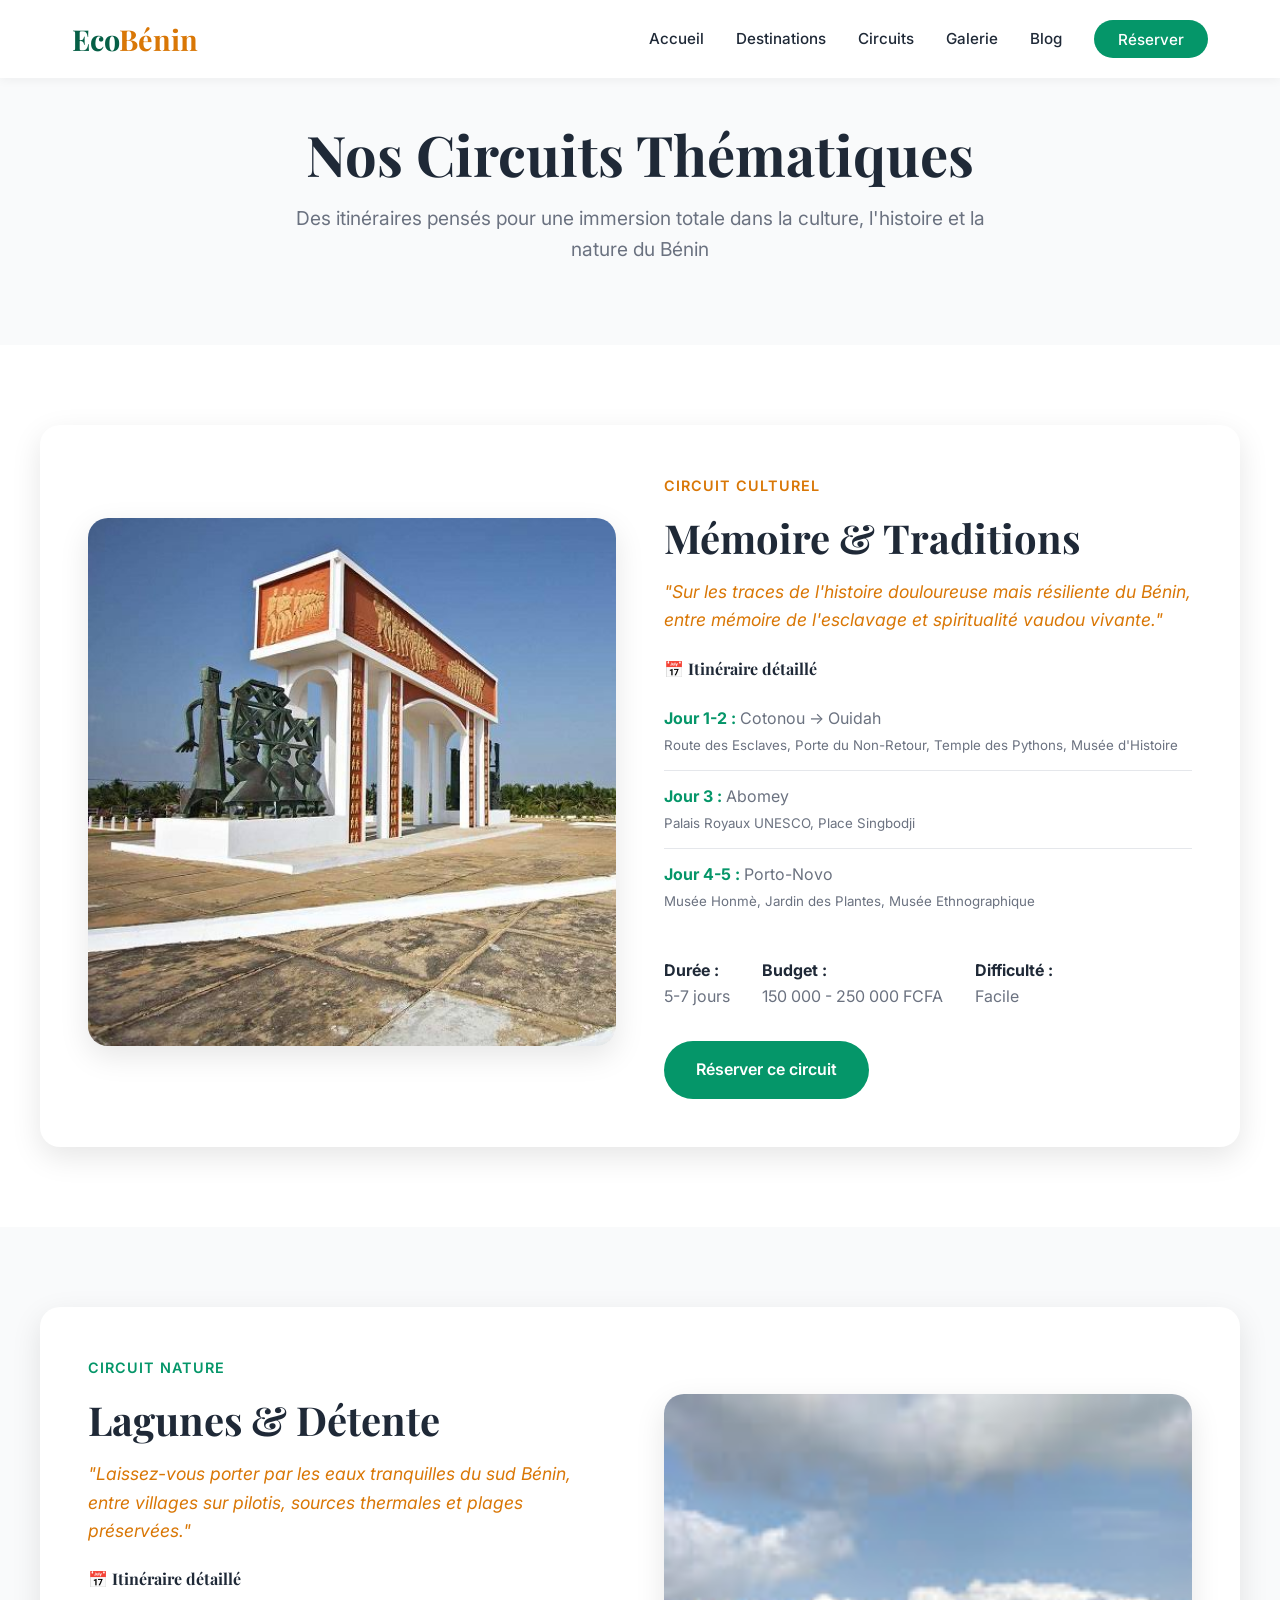
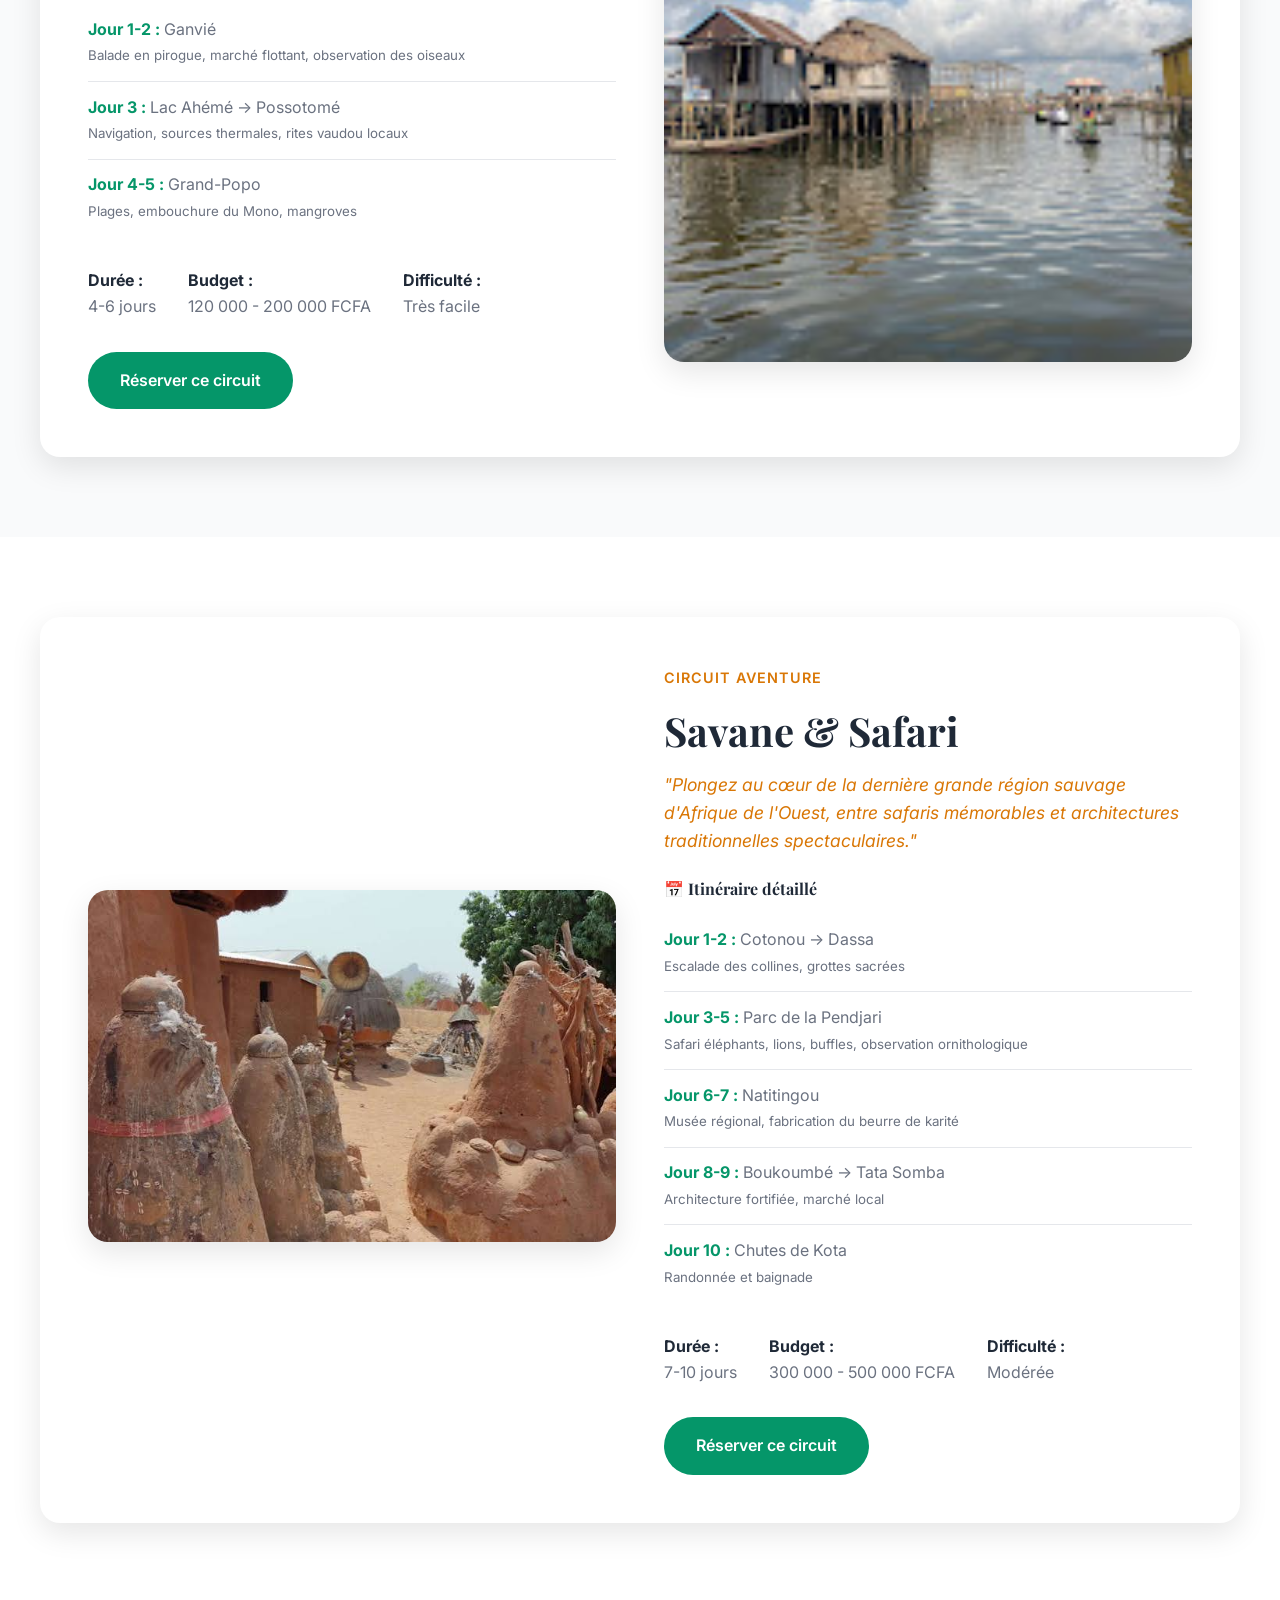
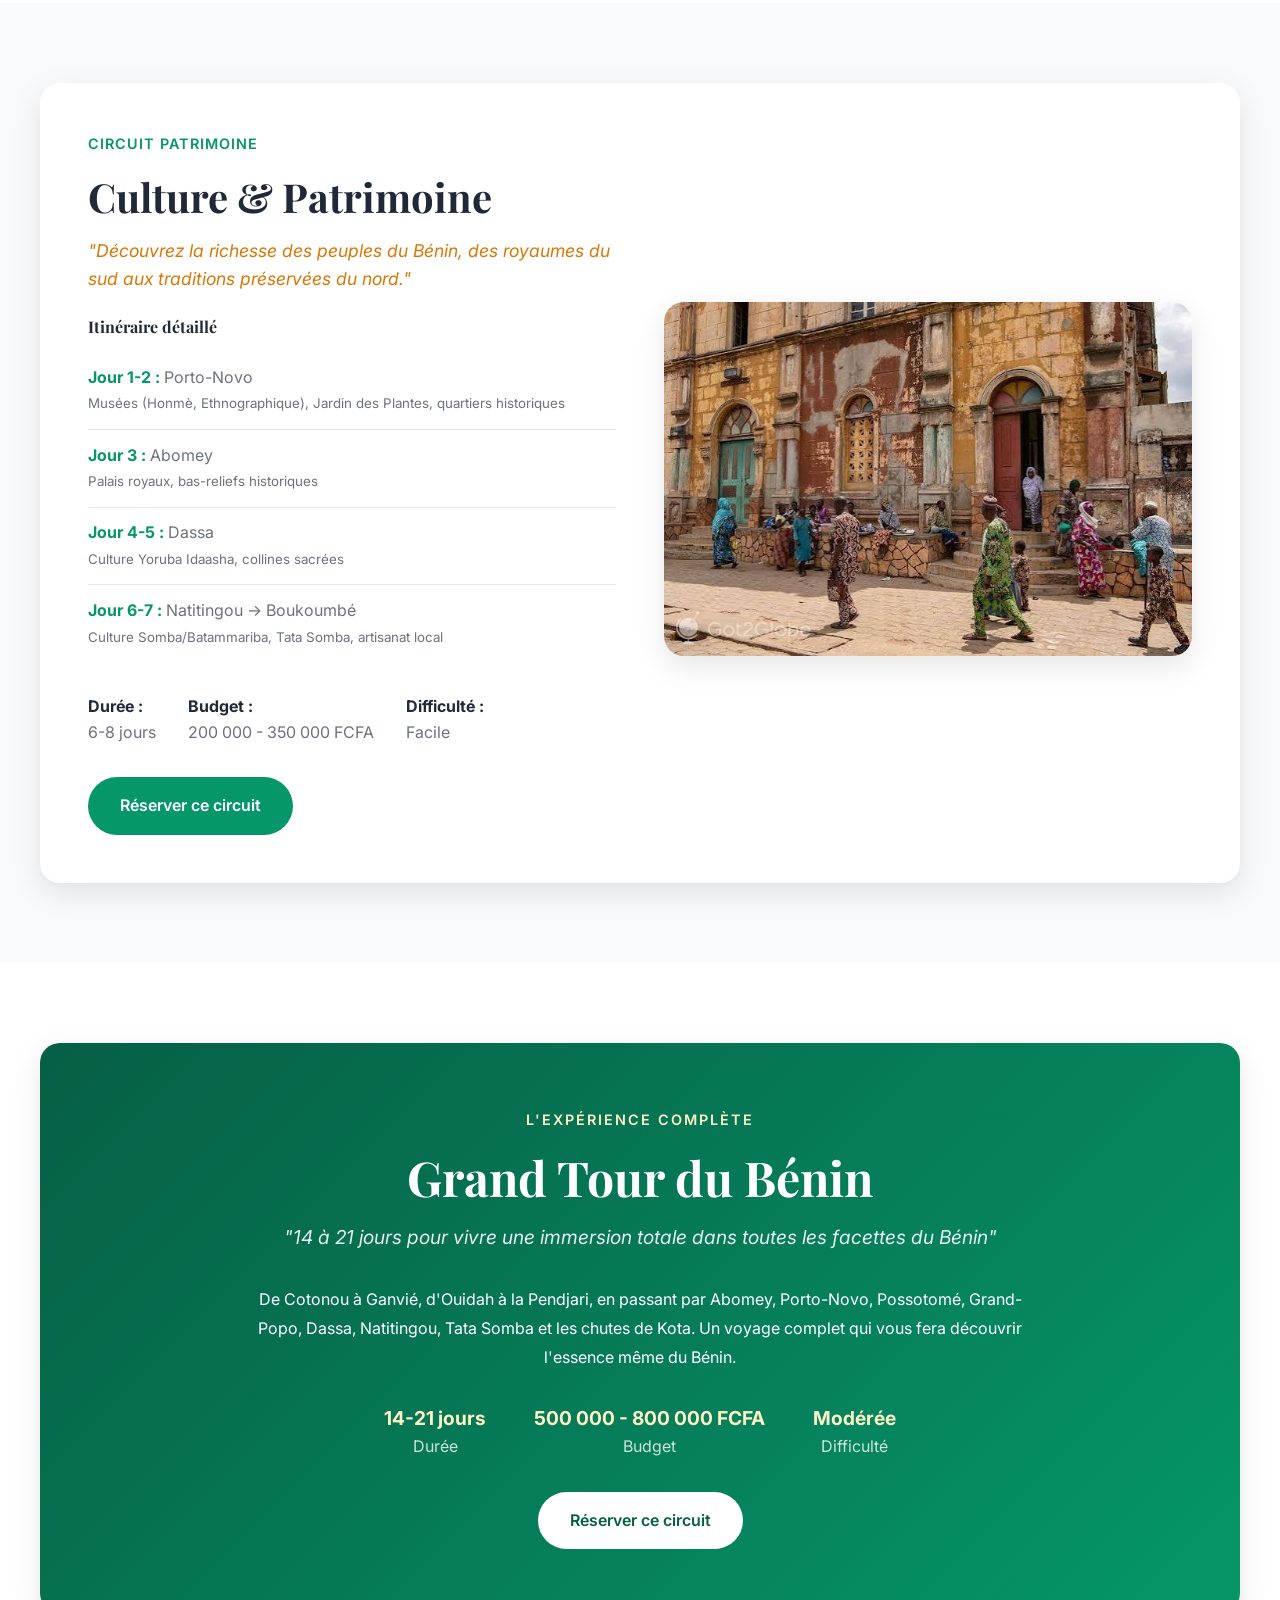
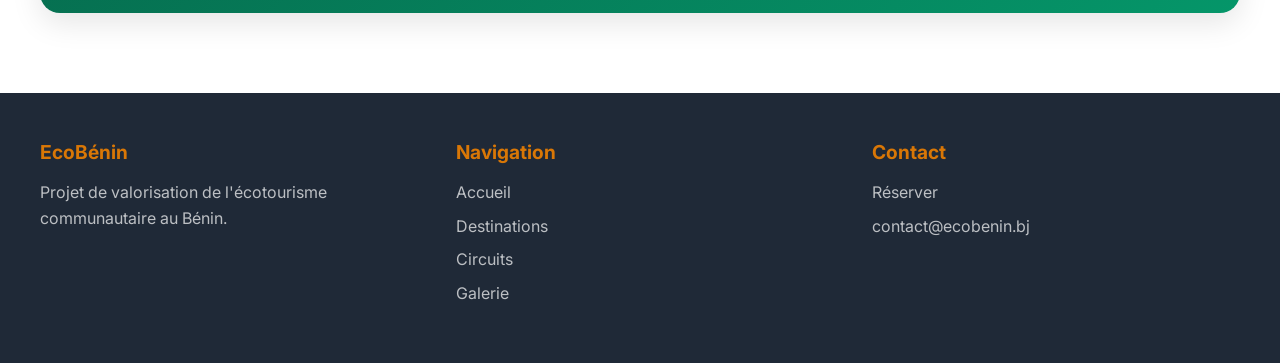
<file: circuits.html>
<!DOCTYPE html>
<html lang="fr">
<head>
    <meta charset="UTF-8">
    <meta name="viewport" content="width=device-width, initial-scale=1.0">
    <title>Circuits Thématiques - EcoBénin</title>
    <link rel="stylesheet" href="css/style.css">
    <link href="https://fonts.googleapis.com/css2?family=Playfair+Display:ital,wght@0,400;0,700;1,400&family=Inter:wght@300;400;600&display=swap" rel="stylesheet">
</head>
<body>
    <!-- Navigation -->
    <nav class="navbar">
        <div class="nav-container">
            <a href="index.html" class="logo">Eco<span>Bénin</span></a>
            <ul class="nav-links">
                <li><a href="index.html">Accueil</a></li>
                <li><a href="destinations.html">Destinations</a></li>
                <li><a href="circuits.html">Circuits</a></li>
                <li><a href="galerie.html">Galerie</a></li>
                <li><a href="blog.html">Blog</a></li>
                <li><a href="contact.html" class="nav-cta">Réserver</a></li>
            </ul>
            <div class="burger">
                <span></span>
                <span></span>
                <span></span>
            </div>
        </div>
    </nav>

    <!-- Header Page -->
    <section style="padding-top: 120px; background: var(--gray-light);">
        <div class="container" style="text-align: center;">
            <h1 style="font-size: 3.5rem; margin-bottom: 1rem;">Nos Circuits Thématiques</h1>
            <p style="font-size: 1.2rem; color: var(--gray-medium); max-width: 700px; margin: 0 auto;">
                Des itinéraires pensés pour une immersion totale dans la culture, l'histoire et la nature du Bénin
            </p>
        </div>
    </section>

    <!-- Circuit 1 : Mémoire & Traditions -->
    <section>
        <div class="container">
            <div class="circuit-card fade-in" style="display: grid; grid-template-columns: 1fr 1fr; gap: 3rem; align-items: center; padding: 3rem;">
                <div>
                    <img src="img/sites/ouidah/4.jpg" alt="Circuit Mémoire" style="width: 100%; border-radius: 20px; box-shadow: var(--shadow);">
                </div>
                <div>
                    <span style="color: var(--terre); font-weight: 600; font-size: 0.9rem; text-transform: uppercase; letter-spacing: 1px;">Circuit Culturel</span>
                    <h2 style="font-size: 2.5rem; margin: 1rem 0;">Mémoire & Traditions</h2>
                    <p style="font-style: italic; color: var(--terre); margin-bottom: 1.5rem; font-size: 1.1rem;">"Sur les traces de l'histoire douloureuse mais résiliente du Bénin, entre mémoire de l'esclavage et spiritualité vaudou vivante."</p>
                    
                    <div style="margin-bottom: 2rem;">
                        <h4 style="margin-bottom: 1rem; color: var(--gray-dark);">📅 Itinéraire détaillé</h4>
                        <ul style="list-style: none; color: var(--gray-medium);">
                            <li style="padding: 0.8rem 0; border-bottom: 1px solid #e5e7eb;">
                                <strong style="color: var(--eco-green);">Jour 1-2 :</strong> Cotonou → Ouidah<br>
                                <small>Route des Esclaves, Porte du Non-Retour, Temple des Pythons, Musée d'Histoire</small>
                            </li>
                            <li style="padding: 0.8rem 0; border-bottom: 1px solid #e5e7eb;">
                                <strong style="color: var(--eco-green);">Jour 3 :</strong> Abomey<br>
                                <small>Palais Royaux UNESCO, Place Singbodji</small>
                            </li>
                            <li style="padding: 0.8rem 0;">
                                <strong style="color: var(--eco-green);">Jour 4-5 :</strong> Porto-Novo<br>
                                <small>Musée Honmè, Jardin des Plantes, Musée Ethnographique</small>
                            </li>
                        </ul>
                    </div>

                    <div style="display: flex; gap: 2rem; margin-bottom: 2rem; flex-wrap: wrap;">
                        <div>
                            <strong style="color: var(--gray-dark);">Durée :</strong>
                            <p style="color: var(--gray-medium);">5-7 jours</p>
                        </div>
                        <div>
                            <strong style="color: var(--gray-dark);">Budget :</strong>
                            <p style="color: var(--gray-medium);">150 000 - 250 000 FCFA</p>
                        </div>
                        <div>
                            <strong style="color: var(--gray-dark);">Difficulté :</strong>
                            <p style="color: var(--gray-medium);">Facile</p>
                        </div>
                    </div>

                    <a href="contact.html" class="btn" style="background: var(--eco-green); color: white; display: inline-block;">Réserver ce circuit</a>
                </div>
            </div>
        </div>
    </section>

    <!-- Circuit 2 : Lagunes & Détente -->
    <section style="background: var(--gray-light);">
        <div class="container">
            <div class="circuit-card fade-in" style="display: grid; grid-template-columns: 1fr 1fr; gap: 3rem; align-items: center; padding: 3rem;">
                <div style="order: 2;">
                    <img src="img/sites/ganvie/4.jpg" alt="Circuit Lagunes" style="width: 100%; border-radius: 20px; box-shadow: var(--shadow);">
                </div>
                <div style="order: 1;">
                    <span style="color: var(--eco-green); font-weight: 600; font-size: 0.9rem; text-transform: uppercase; letter-spacing: 1px;">Circuit Nature</span>
                    <h2 style="font-size: 2.5rem; margin: 1rem 0;">Lagunes & Détente</h2>
                    <p style="font-style: italic; color: var(--terre); margin-bottom: 1.5rem; font-size: 1.1rem;">"Laissez-vous porter par les eaux tranquilles du sud Bénin, entre villages sur pilotis, sources thermales et plages préservées."</p>
                    
                    <div style="margin-bottom: 2rem;">
                        <h4 style="margin-bottom: 1rem; color: var(--gray-dark);">📅 Itinéraire détaillé</h4>
                        <ul style="list-style: none; color: var(--gray-medium);">
                            <li style="padding: 0.8rem 0; border-bottom: 1px solid #e5e7eb;">
                                <strong style="color: var(--eco-green);">Jour 1-2 :</strong> Ganvié<br>
                                <small>Balade en pirogue, marché flottant, observation des oiseaux</small>
                            </li>
                            <li style="padding: 0.8rem 0; border-bottom: 1px solid #e5e7eb;">
                                <strong style="color: var(--eco-green);">Jour 3 :</strong> Lac Ahémé → Possotomé<br>
                                <small>Navigation, sources thermales, rites vaudou locaux</small>
                            </li>
                            <li style="padding: 0.8rem 0;">
                                <strong style="color: var(--eco-green);">Jour 4-5 :</strong> Grand-Popo<br>
                                <small>Plages, embouchure du Mono, mangroves</small>
                            </li>
                        </ul>
                    </div>

                    <div style="display: flex; gap: 2rem; margin-bottom: 2rem; flex-wrap: wrap;">
                        <div>
                            <strong style="color: var(--gray-dark);">Durée :</strong>
                            <p style="color: var(--gray-medium);">4-6 jours</p>
                        </div>
                        <div>
                            <strong style="color: var(--gray-dark);">Budget :</strong>
                            <p style="color: var(--gray-medium);">120 000 - 200 000 FCFA</p>
                        </div>
                        <div>
                            <strong style="color: var(--gray-dark);">Difficulté :</strong>
                            <p style="color: var(--gray-medium);">Très facile</p>
                        </div>
                    </div>

                    <a href="contact.html" class="btn" style="background: var(--eco-green); color: white; display: inline-block;">Réserver ce circuit</a>
                </div>
            </div>
        </div>
    </section>

    <!-- Circuit 3 : Savane & Safari -->
    <section>
        <div class="container">
            <div class="circuit-card fade-in" style="display: grid; grid-template-columns: 1fr 1fr; gap: 3rem; align-items: center; padding: 3rem;">
                <div>
                    <img src="img/sites/tata-somba/3.jpg" alt="Circuit Safari" style="width: 100%; border-radius: 20px; box-shadow: var(--shadow);">
                </div>
                <div>
                    <span style="color: var(--terre); font-weight: 600; font-size: 0.9rem; text-transform: uppercase; letter-spacing: 1px;">Circuit Aventure</span>
                    <h2 style="font-size: 2.5rem; margin: 1rem 0;">Savane & Safari</h2>
                    <p style="font-style: italic; color: var(--terre); margin-bottom: 1.5rem; font-size: 1.1rem;">"Plongez au cœur de la dernière grande région sauvage d'Afrique de l'Ouest, entre safaris mémorables et architectures traditionnelles spectaculaires."</p>
                    
                    <div style="margin-bottom: 2rem;">
                        <h4 style="margin-bottom: 1rem; color: var(--gray-dark);">📅 Itinéraire détaillé</h4>
                        <ul style="list-style: none; color: var(--gray-medium);">
                            <li style="padding: 0.8rem 0; border-bottom: 1px solid #e5e7eb;">
                                <strong style="color: var(--eco-green);">Jour 1-2 :</strong> Cotonou → Dassa<br>
                                <small>Escalade des collines, grottes sacrées</small>
                            </li>
                            <li style="padding: 0.8rem 0; border-bottom: 1px solid #e5e7eb;">
                                <strong style="color: var(--eco-green);">Jour 3-5 :</strong> Parc de la Pendjari<br>
                                <small>Safari éléphants, lions, buffles, observation ornithologique</small>
                            </li>
                            <li style="padding: 0.8rem 0; border-bottom: 1px solid #e5e7eb;">
                                <strong style="color: var(--eco-green);">Jour 6-7 :</strong> Natitingou<br>
                                <small>Musée régional, fabrication du beurre de karité</small>
                            </li>
                            <li style="padding: 0.8rem 0; border-bottom: 1px solid #e5e7eb;">
                                <strong style="color: var(--eco-green);">Jour 8-9 :</strong> Boukoumbé → Tata Somba<br>
                                <small>Architecture fortifiée, marché local</small>
                            </li>
                            <li style="padding: 0.8rem 0;">
                                <strong style="color: var(--eco-green);">Jour 10 :</strong> Chutes de Kota<br>
                                <small>Randonnée et baignade</small>
                            </li>
                        </ul>
                    </div>

                    <div style="display: flex; gap: 2rem; margin-bottom: 2rem; flex-wrap: wrap;">
                        <div>
                            <strong style="color: var(--gray-dark);">Durée :</strong>
                            <p style="color: var(--gray-medium);">7-10 jours</p>
                        </div>
                        <div>
                            <strong style="color: var(--gray-dark);">Budget :</strong>
                            <p style="color: var(--gray-medium);">300 000 - 500 000 FCFA</p>
                        </div>
                        <div>
                            <strong style="color: var(--gray-dark);">Difficulté :</strong>
                            <p style="color: var(--gray-medium);">Modérée</p>
                        </div>
                    </div>

                    <a href="contact.html" class="btn" style="background: var(--eco-green); color: white; display: inline-block;">Réserver ce circuit</a>
                </div>
            </div>
        </div>
    </section>

    <!-- Circuit 4 : Culture & Patrimoine -->
    <section style="background: var(--gray-light);">
        <div class="container">
            <div class="circuit-card fade-in" style="display: grid; grid-template-columns: 1fr 1fr; gap: 3rem; align-items: center; padding: 3rem;">
                <div style="order: 2;">
                    <img src="img/sites/porto-novo/2.jpg" alt="Circuit Culture" style="width: 100%; border-radius: 20px; box-shadow: var(--shadow);">
                </div>
                <div style="order: 1;">
                    <span style="color: var(--eco-green); font-weight: 600; font-size: 0.9rem; text-transform: uppercase; letter-spacing: 1px;">Circuit Patrimoine</span>
                    <h2 style="font-size: 2.5rem; margin: 1rem 0;">Culture & Patrimoine</h2>
                    <p style="font-style: italic; color: var(--terre); margin-bottom: 1.5rem; font-size: 1.1rem;">"Découvrez la richesse des peuples du Bénin, des royaumes du sud aux traditions préservées du nord."</p>
                    
                    <div style="margin-bottom: 2rem;">
                        <h4 style="margin-bottom: 1rem; color: var(--gray-dark);"> Itinéraire détaillé</h4>
                        <ul style="list-style: none; color: var(--gray-medium);">
                            <li style="padding: 0.8rem 0; border-bottom: 1px solid #e5e7eb;">
                                <strong style="color: var(--eco-green);">Jour 1-2 :</strong> Porto-Novo<br>
                                <small>Musées (Honmè, Ethnographique), Jardin des Plantes, quartiers historiques</small>
                            </li>
                            <li style="padding: 0.8rem 0; border-bottom: 1px solid #e5e7eb;">
                                <strong style="color: var(--eco-green);">Jour 3 :</strong> Abomey<br>
                                <small>Palais royaux, bas-reliefs historiques</small>
                            </li>
                            <li style="padding: 0.8rem 0; border-bottom: 1px solid #e5e7eb;">
                                <strong style="color: var(--eco-green);">Jour 4-5 :</strong> Dassa<br>
                                <small>Culture Yoruba Idaasha, collines sacrées</small>
                            </li>
                            <li style="padding: 0.8rem 0;">
                                <strong style="color: var(--eco-green);">Jour 6-7 :</strong> Natitingou → Boukoumbé<br>
                                <small>Culture Somba/Batammariba, Tata Somba, artisanat local</small>
                            </li>
                        </ul>
                    </div>

                    <div style="display: flex; gap: 2rem; margin-bottom: 2rem; flex-wrap: wrap;">
                        <div>
                            <strong style="color: var(--gray-dark);">Durée :</strong>
                            <p style="color: var(--gray-medium);">6-8 jours</p>
                        </div>
                        <div>
                            <strong style="color: var(--gray-dark);">Budget :</strong>
                            <p style="color: var(--gray-medium);">200 000 - 350 000 FCFA</p>
                        </div>
                        <div>
                            <strong style="color: var(--gray-dark);">Difficulté :</strong>
                            <p style="color: var(--gray-medium);">Facile</p>
                        </div>
                    </div>

                    <a href="contact.html" class="btn" style="background: var(--eco-green); color: white; display: inline-block;">Réserver ce circuit</a>
                </div>
            </div>
        </div>
    </section>

    <!-- Circuit 5 : Grand Tour -->
    <section>
        <div class="container">
            <div class="circuit-card fade-in" style="background: linear-gradient(135deg, var(--eco-dark), var(--eco-green)); color: white; padding: 4rem; border-radius: 20px; text-align: center;">
                <span style="color: var(--terre-light); font-weight: 600; font-size: 0.9rem; text-transform: uppercase; letter-spacing: 2px;">L'expérience complète</span>
                <h2 style="font-size: 3rem; margin: 1rem 0; color: white;">Grand Tour du Bénin</h2>
                <p style="font-style: italic; color: rgba(255,255,255,0.9); margin-bottom: 2rem; font-size: 1.2rem;">"14 à 21 jours pour vivre une immersion totale dans toutes les facettes du Bénin"</p>
                
                <div style="max-width: 800px; margin: 0 auto 2rem;">
                    <p style="line-height: 1.8; margin-bottom: 1.5rem;">
                        De Cotonou à Ganvié, d'Ouidah à la Pendjari, en passant par Abomey, Porto-Novo, Possotomé, Grand-Popo, Dassa, Natitingou, Tata Somba et les chutes de Kota. 
                        Un voyage complet qui vous fera découvrir l'essence même du Bénin.
                    </p>
                </div>

                <div style="display: flex; gap: 3rem; justify-content: center; margin-bottom: 2rem; flex-wrap: wrap;">
                    <div>
                        <strong style="color: var(--terre-light); font-size: 1.2rem;">14-21 jours</strong>
                        <p style="color: rgba(255,255,255,0.8);">Durée</p>
                    </div>
                    <div>
                        <strong style="color: var(--terre-light); font-size: 1.2rem;">500 000 - 800 000 FCFA</strong>
                        <p style="color: rgba(255,255,255,0.8);">Budget</p>
                    </div>
                    <div>
                        <strong style="color: var(--terre-light); font-size: 1.2rem;">Modérée</strong>
                        <p style="color: rgba(255,255,255,0.8);">Difficulté</p>
                    </div>
                </div>

                <a href="contact.html" class="btn" style="background: white; color: var(--eco-dark); display: inline-block;">Réserver ce circuit</a>
            </div>
        </div>
    </section>

    <!-- Footer -->
    <footer>
        <div class="container">
            <div class="footer-grid">
                <div class="footer-col">
                    <h4>EcoBénin</h4>
                    <p style="color: rgba(255,255,255,0.7); line-height: 1.6;">Projet de valorisation de l'écotourisme communautaire au Bénin.</p>
                </div>
                <div class="footer-col">
                    <h4>Navigation</h4>
                    <ul>
                        <li><a href="index.html">Accueil</a></li>
                        <li><a href="destinations.html">Destinations</a></li>
                        <li><a href="circuits.html">Circuits</a></li>
                        <li><a href="galerie.html">Galerie</a></li>
                    </ul>
                </div>
                <div class="footer-col">
                    <h4>Contact</h4>
                    <ul>
                        <li><a href="contact.html">Réserver</a></li>
                        <li><a href="mailto:contact@ecobenin.bj">contact@ecobenin.bj</a></li>
                    </ul>
                </div>
            </div>
            
        </div>
    </footer>

    <script src="js/script.js"></script>
</body>
</html>
</file>
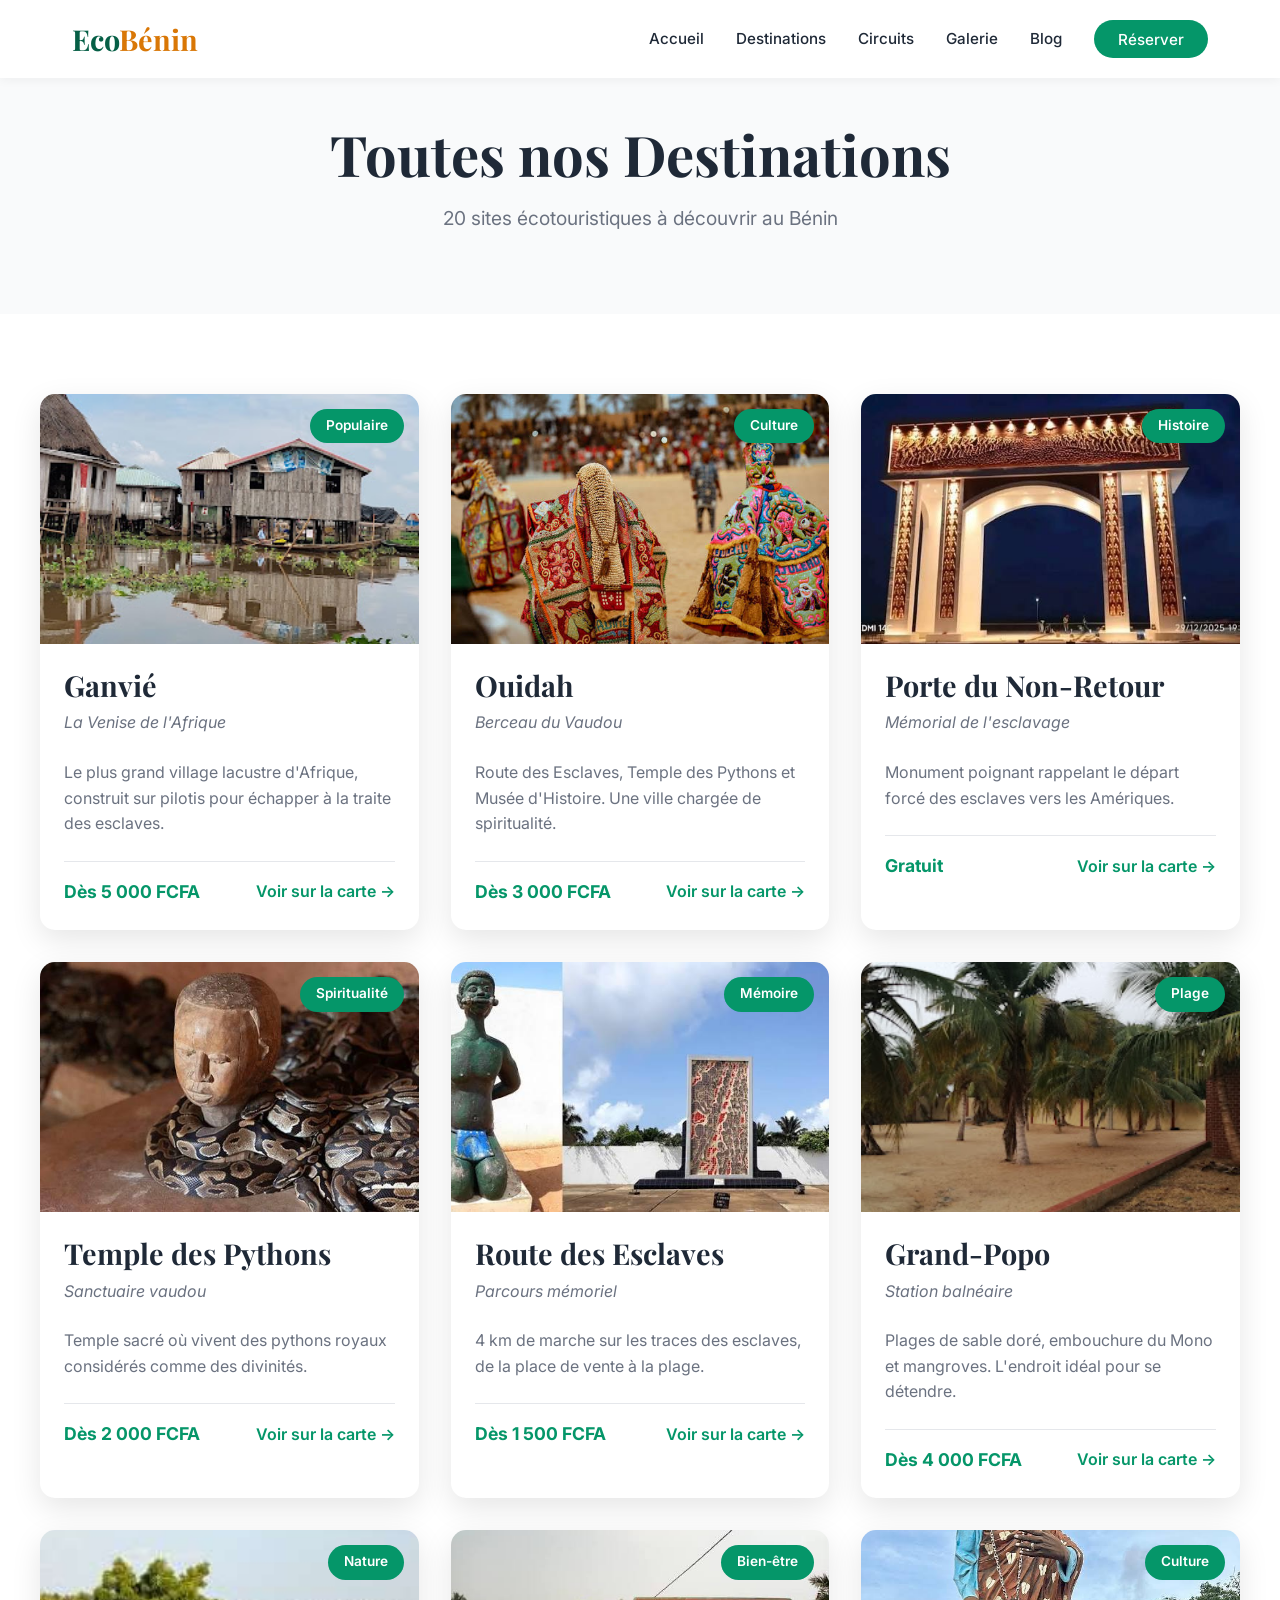
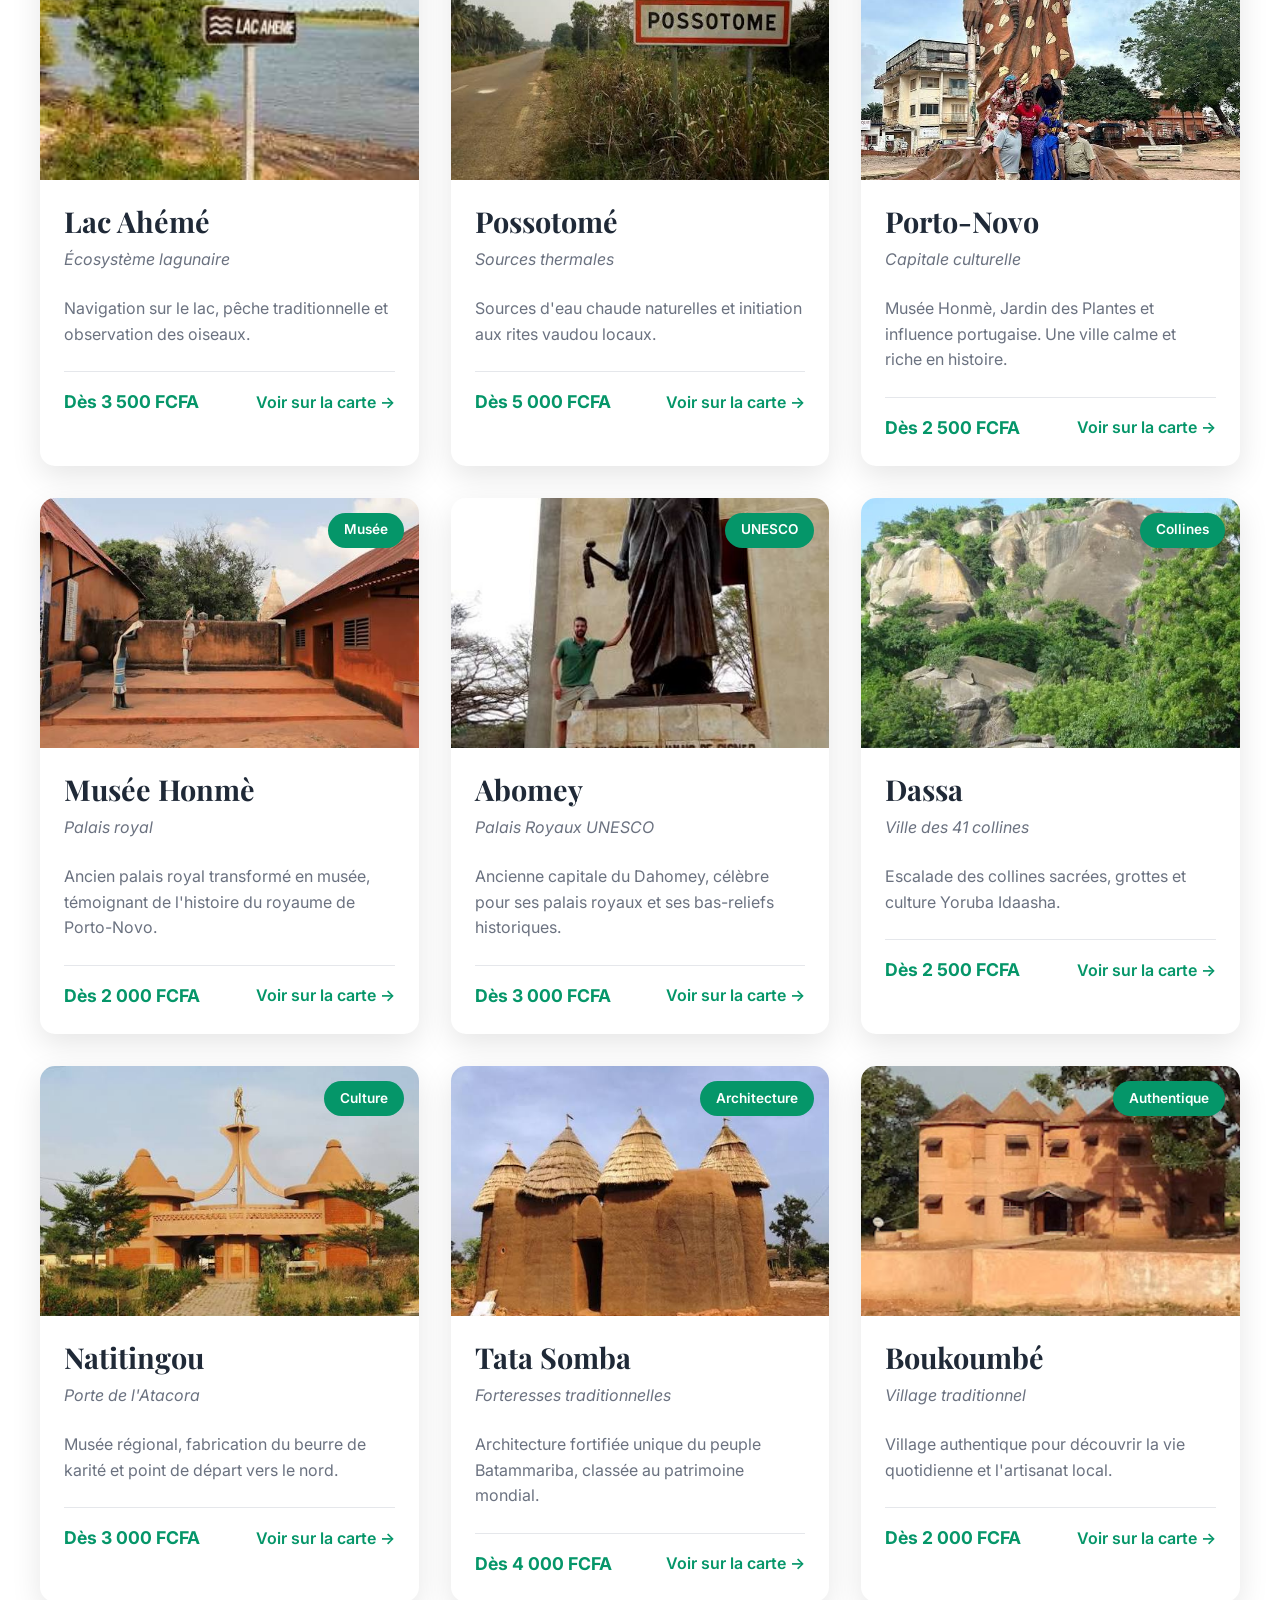
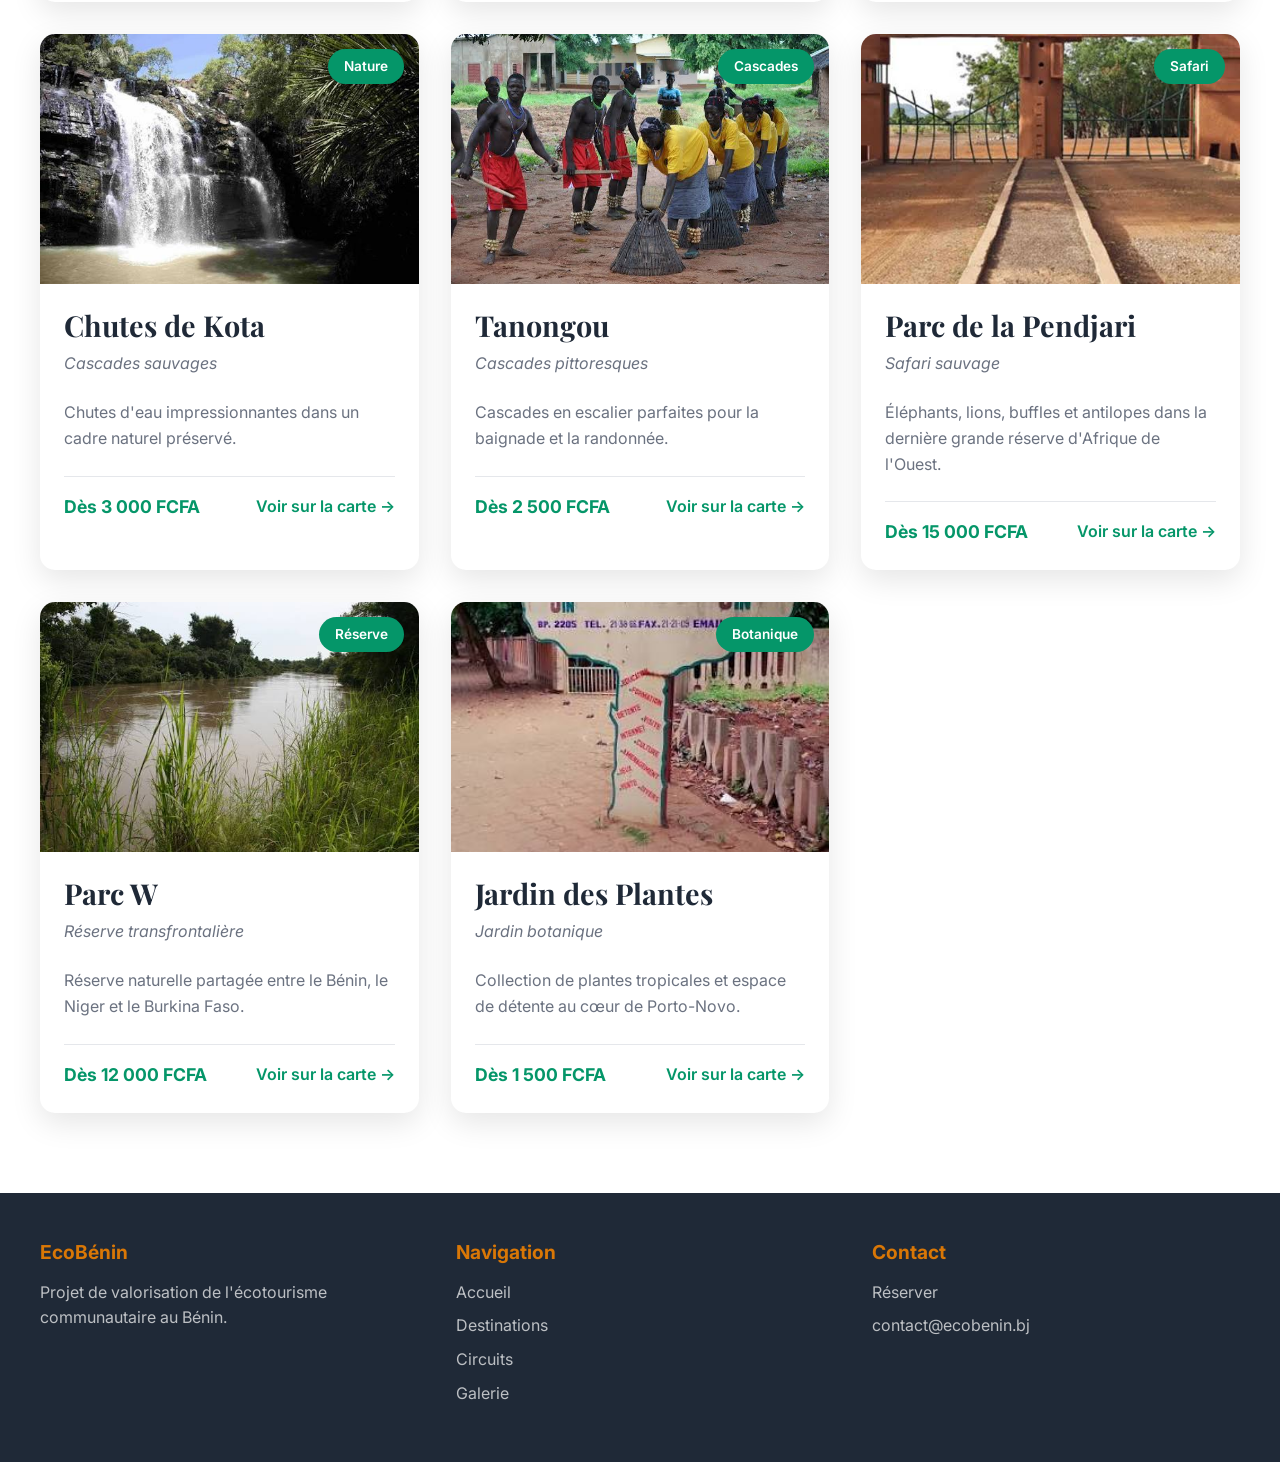
<file: destinations.html>
<!DOCTYPE html>
<html lang="fr">
<head>
    <meta charset="UTF-8">
    <meta name="viewport" content="width=device-width, initial-scale=1.0">
    <title>Destinations - EcoBénin</title>
    <link rel="stylesheet" href="css/style.css">
    <link href="https://fonts.googleapis.com/css2?family=Playfair+Display:ital,wght@0,400;0,700;1,400&family=Inter:wght@300;400;600&display=swap" rel="stylesheet">
</head>
<body>
    <!-- Navigation -->
    <nav class="navbar">
        <div class="nav-container">
            <a href="index.html" class="logo">Eco<span>Bénin</span></a>
            <ul class="nav-links">
                <li><a href="index.html">Accueil</a></li>
                <li><a href="destinations.html">Destinations</a></li>
                <li><a href="circuits.html">Circuits</a></li>
                <li><a href="galerie.html">Galerie</a></li>
                <li><a href="blog.html">Blog</a></li>
                <li><a href="contact.html" class="nav-cta">Réserver</a></li>
            </ul>
            <div class="burger">
                <span></span>
                <span></span>
                <span></span>
            </div>
        </div>
    </nav>

    <!-- Header Page -->
    <section style="padding-top: 120px; background: var(--gray-light);">
        <div class="container" style="text-align: center;">
            <h1 style="font-size: 3.5rem; margin-bottom: 1rem;">Toutes nos Destinations</h1>
            <p style="font-size: 1.2rem; color: var(--gray-medium);">20 sites écotouristiques à découvrir au Bénin</p>
        </div>
    </section>

    <!-- Destinations Grid -->
    <section>
        <div class="container">
            <div class="destinations-grid">
                
                <!-- 1. Ganvié -->
                <div class="destination-card fade-in">
                    <div class="destination-image">
                        <img src="img/sites/ganvie/1.jpg" alt="Ganvié">
                        <span class="destination-badge">Populaire</span>
                    </div>
                    <div class="destination-content">
                        <h3>Ganvié</h3>
                        <p class="destination-tagline">La Venise de l'Afrique</p>
                        <p>Le plus grand village lacustre d'Afrique, construit sur pilotis pour échapper à la traite des esclaves.</p>
                        <div class="destination-meta">
                            <span class="destination-price">Dès 5 000 FCFA</span>
                            <a href="https://www.google.com/maps/search/?api=1&query=Ganvié+Bénin" class="destination-link" target="_blank">Voir sur la carte →</a>
                        </div>
                    </div>
                </div>

                <!-- 2. Ouidah -->
                <div class="destination-card fade-in">
                    <div class="destination-image">
                        <img src="img/sites/ouidah/1.jpg" alt="Ouidah">
                        <span class="destination-badge">Culture</span>
                    </div>
                    <div class="destination-content">
                        <h3>Ouidah</h3>
                        <p class="destination-tagline">Berceau du Vaudou</p>
                        <p>Route des Esclaves, Temple des Pythons et Musée d'Histoire. Une ville chargée de spiritualité.</p>
                        <div class="destination-meta">
                            <span class="destination-price">Dès 3 000 FCFA</span>
                            <a href="https://www.google.com/maps/search/?api=1&query=Ouidah+Bénin" class="destination-link" target="_blank">Voir sur la carte →</a>
                        </div>
                    </div>
                </div>

                <!-- 3. Porte du Non-Retour -->
                <div class="destination-card fade-in">
                    <div class="destination-image">
                        <img src="img/sites/porte-non-retour/1.jpg" alt="Porte du Non-Retour">
                        <span class="destination-badge">Histoire</span>
                    </div>
                    <div class="destination-content">
                        <h3>Porte du Non-Retour</h3>
                        <p class="destination-tagline">Mémorial de l'esclavage</p>
                        <p>Monument poignant rappelant le départ forcé des esclaves vers les Amériques.</p>
                        <div class="destination-meta">
                            <span class="destination-price">Gratuit</span>
                            <a href="https://www.google.com/maps/search/?api=1&query=Porte+du+Non-Retour+Ouidah+Bénin" class="destination-link" target="_blank">Voir sur la carte →</a>
                        </div>
                    </div>
                </div>

                <!-- 4. Temple des Pythons -->
                <div class="destination-card fade-in">
                    <div class="destination-image">
                        <img src="img/sites/temple-pythons/1.jpg" alt="Temple des Pythons">
                        <span class="destination-badge">Spiritualité</span>
                    </div>
                    <div class="destination-content">
                        <h3>Temple des Pythons</h3>
                        <p class="destination-tagline">Sanctuaire vaudou</p>
                        <p>Temple sacré où vivent des pythons royaux considérés comme des divinités.</p>
                        <div class="destination-meta">
                            <span class="destination-price">Dès 2 000 FCFA</span>
                            <a href="https://www.google.com/maps/search/?api=1&query=Temple+des+Pythons+Ouidah+Bénin" class="destination-link" target="_blank">Voir sur la carte →</a>
                        </div>
                    </div>
                </div>

                <!-- 5. Route des Esclaves -->
                <div class="destination-card fade-in">
                    <div class="destination-image">
                        <img src="img/sites/route-des-esclaves/1.jpg" alt="Route des Esclaves">
                        <span class="destination-badge">Mémoire</span>
                    </div>
                    <div class="destination-content">
                        <h3>Route des Esclaves</h3>
                        <p class="destination-tagline">Parcours mémoriel</p>
                        <p>4 km de marche sur les traces des esclaves, de la place de vente à la plage.</p>
                        <div class="destination-meta">
                            <span class="destination-price">Dès 1 500 FCFA</span>
                            <a href="https://www.google.com/maps/search/?api=1&query=Route+des+Esclaves+Ouidah+Bénin" class="destination-link" target="_blank">Voir sur la carte →</a>
                        </div>
                    </div>
                </div>

                <!-- 6. Grand-Popo -->
                <div class="destination-card fade-in">
                    <div class="destination-image">
                        <img src="img/sites/grand-popo/1.jpg" alt="Grand-Popo">
                        <span class="destination-badge">Plage</span>
                    </div>
                    <div class="destination-content">
                        <h3>Grand-Popo</h3>
                        <p class="destination-tagline">Station balnéaire</p>
                        <p>Plages de sable doré, embouchure du Mono et mangroves. L'endroit idéal pour se détendre.</p>
                        <div class="destination-meta">
                            <span class="destination-price">Dès 4 000 FCFA</span>
                            <a href="https://www.google.com/maps/search/?api=1&query=Grand-Popo+Bénin" class="destination-link" target="_blank">Voir sur la carte →</a>
                        </div>
                    </div>
                </div>

                <!-- 7. Lac Ahémé -->
                <div class="destination-card fade-in">
                    <div class="destination-image">
                        <img src="img/sites/lac-aheme/1.jpg" alt="Lac Ahémé">
                        <span class="destination-badge">Nature</span>
                    </div>
                    <div class="destination-content">
                        <h3>Lac Ahémé</h3>
                        <p class="destination-tagline">Écosystème lagunaire</p>
                        <p>Navigation sur le lac, pêche traditionnelle et observation des oiseaux.</p>
                        <div class="destination-meta">
                            <span class="destination-price">Dès 3 500 FCFA</span>
                            <a href="https://www.google.com/maps/search/?api=1&query=Lac+Ahémé+Bénin" class="destination-link" target="_blank">Voir sur la carte →</a>
                        </div>
                    </div>
                </div>

                <!-- 8. Possotomé -->
                <div class="destination-card fade-in">
                    <div class="destination-image">
                        <img src="img/sites/possotome/1.jpg" alt="Possotomé">
                        <span class="destination-badge">Bien-être</span>
                    </div>
                    <div class="destination-content">
                        <h3>Possotomé</h3>
                        <p class="destination-tagline">Sources thermales</p>
                        <p>Sources d'eau chaude naturelles et initiation aux rites vaudou locaux.</p>
                        <div class="destination-meta">
                            <span class="destination-price">Dès 5 000 FCFA</span>
                            <a href="https://www.google.com/maps/search/?api=1&query=Possotomé+Bénin" class="destination-link" target="_blank">Voir sur la carte →</a>
                        </div>
                    </div>
                </div>

                <!-- 9. Porto-Novo -->
                <div class="destination-card fade-in">
                    <div class="destination-image">
                        <img src="img/sites/porto-novo/1.jpg" alt="Porto-Novo">
                        <span class="destination-badge">Culture</span>
                    </div>
                    <div class="destination-content">
                        <h3>Porto-Novo</h3>
                        <p class="destination-tagline">Capitale culturelle</p>
                        <p>Musée Honmè, Jardin des Plantes et influence portugaise. Une ville calme et riche en histoire.</p>
                        <div class="destination-meta">
                            <span class="destination-price">Dès 2 500 FCFA</span>
                            <a href="https://www.google.com/maps/search/?api=1&query=Porto-Novo+Bénin" class="destination-link" target="_blank">Voir sur la carte →</a>
                        </div>
                    </div>
                </div>

                <!-- 10. Musée Honmè -->
                <div class="destination-card fade-in">
                    <div class="destination-image">
                        <img src="img/sites/musee-homme/1.jpg" alt="Musée Honmè">
                        <span class="destination-badge">Musée</span>
                    </div>
                    <div class="destination-content">
                        <h3>Musée Honmè</h3>
                        <p class="destination-tagline">Palais royal</p>
                        <p>Ancien palais royal transformé en musée, témoignant de l'histoire du royaume de Porto-Novo.</p>
                        <div class="destination-meta">
                            <span class="destination-price">Dès 2 000 FCFA</span>
                            <a href="https://www.google.com/maps/search/?api=1&query=Musée+Honmè+Porto-Novo+Bénin" class="destination-link" target="_blank">Voir sur la carte →</a>
                        </div>
                    </div>
                </div>

                <!-- 11. Abomey -->
                <div class="destination-card fade-in">
                    <div class="destination-image">
                        <img src="img/sites/abomey/1.jpg" alt="Abomey">
                        <span class="destination-badge">UNESCO</span>
                    </div>
                    <div class="destination-content">
                        <h3>Abomey</h3>
                        <p class="destination-tagline">Palais Royaux UNESCO</p>
                        <p>Ancienne capitale du Dahomey, célèbre pour ses palais royaux et ses bas-reliefs historiques.</p>
                        <div class="destination-meta">
                            <span class="destination-price">Dès 3 000 FCFA</span>
                            <a href="https://www.google.com/maps/search/?api=1&query=Palais+Royaux+Abomey+Bénin" class="destination-link" target="_blank">Voir sur la carte →</a>
                        </div>
                    </div>
                </div>

                <!-- 12. Dassa -->
                <div class="destination-card fade-in">
                    <div class="destination-image">
                        <img src="img/sites/dassa/1.jpg" alt="Dassa">
                        <span class="destination-badge">Collines</span>
                    </div>
                    <div class="destination-content">
                        <h3>Dassa</h3>
                        <p class="destination-tagline">Ville des 41 collines</p>
                        <p>Escalade des collines sacrées, grottes et culture Yoruba Idaasha.</p>
                        <div class="destination-meta">
                            <span class="destination-price">Dès 2 500 FCFA</span>
                            <a href="https://www.google.com/maps/search/?api=1&query=Dassa+Zoumè+Bénin" class="destination-link" target="_blank">Voir sur la carte →</a>
                        </div>
                    </div>
                </div>

                <!-- 13. Natitingou -->
                <div class="destination-card fade-in">
                    <div class="destination-image">
                        <img src="img/sites/natitingou/1.jpg" alt="Natitingou">
                        <span class="destination-badge">Culture</span>
                    </div>
                    <div class="destination-content">
                        <h3>Natitingou</h3>
                        <p class="destination-tagline">Porte de l'Atacora</p>
                        <p>Musée régional, fabrication du beurre de karité et point de départ vers le nord.</p>
                        <div class="destination-meta">
                            <span class="destination-price">Dès 3 000 FCFA</span>
                            <a href="https://www.google.com/maps/search/?api=1&query=Natitingou+Bénin" class="destination-link" target="_blank">Voir sur la carte →</a>
                        </div>
                    </div>
                </div>

                <!-- 14. Tata Somba -->
                <div class="destination-card fade-in">
                    <div class="destination-image">
                        <img src="img/sites/tata-somba/1.jpg" alt="Tata Somba">
                        <span class="destination-badge">Architecture</span>
                    </div>
                    <div class="destination-content">
                        <h3>Tata Somba</h3>
                        <p class="destination-tagline">Forteresses traditionnelles</p>
                        <p>Architecture fortifiée unique du peuple Batammariba, classée au patrimoine mondial.</p>
                        <div class="destination-meta">
                            <span class="destination-price">Dès 4 000 FCFA</span>
                            <a href="https://www.google.com/maps/search/?api=1&query=Tata+Somba+Natitingou+Bénin" class="destination-link" target="_blank">Voir sur la carte →</a>
                        </div>
                    </div>
                </div>

                <!-- 15. Boukoumbé -->
                <div class="destination-card fade-in">
                    <div class="destination-image">
                        <img src="img/sites/boukoumbe/1.jpg" alt="Boukoumbé">
                        <span class="destination-badge">Authentique</span>
                    </div>
                    <div class="destination-content">
                        <h3>Boukoumbé</h3>
                        <p class="destination-tagline">Village traditionnel</p>
                        <p>Village authentique pour découvrir la vie quotidienne et l'artisanat local.</p>
                        <div class="destination-meta">
                            <span class="destination-price">Dès 2 000 FCFA</span>
                            <a href="https://www.google.com/maps/search/?api=1&query=Boukoumbé+Bénin" class="destination-link" target="_blank">Voir sur la carte →</a>
                        </div>
                    </div>
                </div>

                <!-- 16. Chutes de Kota -->
                <div class="destination-card fade-in">
                    <div class="destination-image">
                        <img src="img/sites/kota/1.jpg" alt="Chutes de Kota">
                        <span class="destination-badge">Nature</span>
                    </div>
                    <div class="destination-content">
                        <h3>Chutes de Kota</h3>
                        <p class="destination-tagline">Cascades sauvages</p>
                        <p>Chutes d'eau impressionnantes dans un cadre naturel préservé.</p>
                        <div class="destination-meta">
                            <span class="destination-price">Dès 3 000 FCFA</span>
                            <a href="https://www.google.com/maps/search/?api=1&query=Chutes+de+Kota+Bénin" class="destination-link" target="_blank">Voir sur la carte →</a>
                        </div>
                    </div>
                </div>

                <!-- 17. Tanongou -->
                <div class="destination-card fade-in">
                    <div class="destination-image">
                        <img src="img/sites/tanongou/1.jpg" alt="Tanongou">
                        <span class="destination-badge">Cascades</span>
                    </div>
                    <div class="destination-content">
                        <h3>Tanongou</h3>
                        <p class="destination-tagline">Cascades pittoresques</p>
                        <p>Cascades en escalier parfaites pour la baignade et la randonnée.</p>
                        <div class="destination-meta">
                            <span class="destination-price">Dès 2 500 FCFA</span>
                            <a href="https://www.google.com/maps/search/?api=1&query=Cascades+de+Tanongou+Bénin" class="destination-link" target="_blank">Voir sur la carte →</a>
                        </div>
                    </div>
                </div>

                <!-- 18. Parc de la Pendjari -->
                <div class="destination-card fade-in">
                    <div class="destination-image">
                        <img src="img/sites/pendjari/1.jpg" alt="Pendjari">
                        <span class="destination-badge">Safari</span>
                    </div>
                    <div class="destination-content">
                        <h3>Parc de la Pendjari</h3>
                        <p class="destination-tagline">Safari sauvage</p>
                        <p>Éléphants, lions, buffles et antilopes dans la dernière grande réserve d'Afrique de l'Ouest.</p>
                        <div class="destination-meta">
                            <span class="destination-price">Dès 15 000 FCFA</span>
                            <a href="https://www.google.com/maps/search/?api=1&query=Parc+National+de+la+Pendjari+Bénin" class="destination-link" target="_blank">Voir sur la carte →</a>
                        </div>
                    </div>
                </div>

                <!-- 19. Parc W -->
                <div class="destination-card fade-in">
                    <div class="destination-image">
                        <img src="img/sites/parc-w/1.jpg" alt="Parc W">
                        <span class="destination-badge">Réserve</span>
                    </div>
                    <div class="destination-content">
                        <h3>Parc W</h3>
                        <p class="destination-tagline">Réserve transfrontalière</p>
                        <p>Réserve naturelle partagée entre le Bénin, le Niger et le Burkina Faso.</p>
                        <div class="destination-meta">
                            <span class="destination-price">Dès 12 000 FCFA</span>
                            <a href="https://www.google.com/maps/search/?api=1&query=Parc+National+du+W+Bénin" class="destination-link" target="_blank">Voir sur la carte →</a>
                        </div>
                    </div>
                </div>

                <!-- 20. Jardin des Plantes -->
                <div class="destination-card fade-in">
                    <div class="destination-image">
                        <img src="img/sites/jardin-plantes/1.jpg" alt="Jardin des Plantes">
                        <span class="destination-badge">Botanique</span>
                    </div>
                    <div class="destination-content">
                        <h3>Jardin des Plantes</h3>
                        <p class="destination-tagline">Jardin botanique</p>
                        <p>Collection de plantes tropicales et espace de détente au cœur de Porto-Novo.</p>
                        <div class="destination-meta">
                            <span class="destination-price">Dès 1 500 FCFA</span>
                            <a href="https://www.google.com/maps/search/?api=1&query=Jardin+des+Plantes+et+de+la+Faune+Porto-Novo+Bénin" class="destination-link" target="_blank">Voir sur la carte →</a>
                        </div>
                    </div>
                </div>

            </div>
        </div>
    </section>

    <!-- Footer -->
    <footer>
        <div class="container">
            <div class="footer-grid">
                <div class="footer-col">
                    <h4>EcoBénin</h4>
                    <p style="color: rgba(255,255,255,0.7); line-height: 1.6;">Projet de valorisation de l'écotourisme communautaire au Bénin.</p>
                </div>
                <div class="footer-col">
                    <h4>Navigation</h4>
                    <ul>
                        <li><a href="index.html">Accueil</a></li>
                        <li><a href="destinations.html">Destinations</a></li>
                        <li><a href="circuits.html">Circuits</a></li>
                        <li><a href="galerie.html">Galerie</a></li>
                    </ul>
                </div>
                <div class="footer-col">
                    <h4>Contact</h4>
                    <ul>
                        <li><a href="contact.html">Réserver</a></li>
                        <li><a href="mailto:contact@ecobenin.bj">contact@ecobenin.bj</a></li>
                    </ul>
                </div>
            </div>
            
        </div>
    </footer>

    <script src="js/script.js"></script>
</body>
</html>
</file>
<file: css/style.css>
/* ============================================
   ECOBÉNIN - STYLES COMPLETS
   ============================================ */

/* Reset & Base */
* {
    margin: 0;
    padding: 0;
    box-sizing: border-box;
}

:root {
    --eco-green: #059669;
    --eco-dark: #065f46;
    --eco-light: #f2fcf5;
    --terre: #d97706;
    --terre-light: #fef3c7;
    --gray-dark: #1f2937;
    --gray-medium: #6b7280;
    --gray-light: #f9fafb;
    --white: #ffffff;
    --shadow: 0 10px 30px rgba(0, 0, 0, 0.1);
    --shadow-hover: 0 20px 50px rgba(0, 0, 0, 0.15);
}

body {
    font-family: 'Inter', sans-serif;
    color: var(--gray-dark);
    line-height: 1.6;
    overflow-x: hidden;
}

h1, h2, h3, h4, h5, h6 {
    font-family: 'Playfair Display', serif;
    line-height: 1.2;
}

/* ============================================
   NAVIGATION
   ============================================ */

.navbar {
    position: fixed;
    top: 0;
    width: 100%;
    background: rgba(255, 255, 255, 0.98);
    backdrop-filter: blur(10px);
    box-shadow: 0 2px 10px rgba(0, 0, 0, 0.05);
    z-index: 1000;
    transition: all 0.3s ease;
}

.navbar.scrolled {
    padding: 0.5rem 0;
    box-shadow: 0 5px 20px rgba(0, 0, 0, 0.1);
}

.nav-container {
    max-width: 1200px;
    margin: 0 auto;
    padding: 1rem 2rem;
    display: flex;
    justify-content: space-between;
    align-items: center;
}

.logo {
    font-family: 'Playfair Display', serif;
    font-size: 1.8rem;
    font-weight: 700;
    color: var(--eco-dark);
    text-decoration: none;
}

.logo span {
    color: var(--terre);
}

.nav-links {
    display: flex;
    list-style: none;
    gap: 2rem;
}

.nav-links a {
    text-decoration: none;
    color: var(--gray-dark);
    font-weight: 500;
    font-size: 0.95rem;
    transition: color 0.3s ease;
    position: relative;
}

.nav-links a::after {
    content: '';
    position: absolute;
    bottom: -5px;
    left: 0;
    width: 0;
    height: 2px;
    background: var(--eco-green);
    transition: width 0.3s ease;
}

.nav-links a:hover::after {
    width: 100%;
}

.nav-links a:hover {
    color: var(--eco-green);
}

.nav-cta {
    background: var(--eco-green);
    color: white !important;
    padding: 0.6rem 1.5rem;
    border-radius: 50px;
    transition: all 0.3s ease !important;
}

.nav-cta:hover {
    background: var(--eco-dark);
    transform: translateY(-2px);
}

.nav-cta::after {
    display: none !important;
}

/* Menu Burger */
.burger {
    display: none;
    cursor: pointer;
    flex-direction: column;
    gap: 5px;
}

.burger span {
    width: 25px;
    height: 3px;
    background: var(--gray-dark);
    transition: all 0.3s ease;
}

.burger.active span:nth-child(1) {
    transform: rotate(45deg) translate(5px, 5px);
}

.burger.active span:nth-child(2) {
    opacity: 0;
}

.burger.active span:nth-child(3) {
    transform: rotate(-45deg) translate(7px, -6px);
}

/* ============================================
   HERO SECTION
   ============================================ */

.hero {
    height: 100vh;
    background: linear-gradient(rgba(0, 0, 0, 0.4), rgba(0, 0, 0, 0.6)),
                url('https://images.unsplash.com/photo-1547471080-7cc2caa01a7e?q=80&w=1600&auto=format&fit=crop');
    background-size: cover;
    background-position: center;
    background-attachment: fixed;
    display: flex;
    align-items: center;
    justify-content: center;
    text-align: center;
    color: white;
    position: relative;
}

.hero-content {
    max-width: 800px;
    padding: 0 2rem;
    animation: fadeInUp 1s ease;
}

.hero-subtitle {
    font-family: 'Playfair Display', serif;
    font-style: italic;
    font-size: 1.5rem;
    margin-bottom: 1rem;
    color: rgba(255, 255, 255, 0.9);
}

.hero-title {
    font-size: 4rem;
    font-weight: 700;
    margin-bottom: 1.5rem;
    line-height: 1.1;
}

.hero-description {
    font-size: 1.2rem;
    margin-bottom: 2rem;
    font-weight: 300;
    line-height: 1.6;
}

.hero-buttons {
    display: flex;
    gap: 1rem;
    justify-content: center;
    flex-wrap: wrap;
}

.btn {
    padding: 1rem 2rem;
    border-radius: 50px;
    text-decoration: none;
    font-weight: 600;
    transition: all 0.3s ease;
    display: inline-block;
}

.btn-primary {
    background: white;
    color: var(--eco-dark);
}

.btn-primary:hover {
    background: var(--eco-light);
    transform: translateY(-3px);
    box-shadow: 0 10px 30px rgba(0, 0, 0, 0.2);
}

.btn-secondary {
    background: transparent;
    color: white;
    border: 2px solid white;
}

.btn-secondary:hover {
    background: white;
    color: var(--eco-dark);
}

/* Scroll Indicator */
.scroll-indicator {
    position: absolute;
    bottom: 30px;
    left: 50%;
    transform: translateX(-50%);
    animation: bounce 2s infinite;
}

.scroll-indicator svg {
    width: 30px;
    height: 30px;
    fill: white;
}

/* ============================================
   SECTIONS COMMUNES
   ============================================ */

section {
    padding: 5rem 2rem;
}

.container {
    max-width: 1200px;
    margin: 0 auto;
}

.section-header {
    text-align: center;
    margin-bottom: 4rem;
}

.section-header h2 {
    font-size: 3rem;
    color: var(--gray-dark);
    margin-bottom: 1rem;
}

.section-header p {
    font-size: 1.2rem;
    color: var(--gray-medium);
    max-width: 600px;
    margin: 0 auto;
}

.section-divider {
    width: 80px;
    height: 4px;
    background: var(--terre);
    margin: 1rem auto;
    border-radius: 2px;
}

/* ============================================
   STATS / COMPTEUR
   ============================================ */

.stats {
    background: var(--eco-dark);
    color: white;
    padding: 4rem 2rem;
}

.stats-grid {
    display: grid;
    grid-template-columns: repeat(auto-fit, minmax(200px, 1fr));
    gap: 3rem;
    text-align: center;
}

.stat-item h3 {
    font-size: 3rem;
    margin-bottom: 0.5rem;
    color: var(--terre);
}

.stat-item p {
    font-size: 1.1rem;
    opacity: 0.9;
}

/* ============================================
   DESTINATIONS GRID
   ============================================ */

.destinations-grid {
    display: grid;
    grid-template-columns: repeat(auto-fill, minmax(350px, 1fr));
    gap: 2rem;
}

.destination-card {
    background: white;
    border-radius: 15px;
    overflow: hidden;
    box-shadow: var(--shadow);
    transition: all 0.3s ease;
    cursor: pointer;
}

.destination-card:hover {
    transform: translateY(-10px);
    box-shadow: var(--shadow-hover);
}

.destination-image {
    height: 250px;
    overflow: hidden;
    position: relative;
}

.destination-image img {
    width: 100%;
    height: 100%;
    object-fit: cover;
    transition: transform 0.5s ease;
}

.destination-card:hover .destination-image img {
    transform: scale(1.1);
}

.destination-badge {
    position: absolute;
    top: 15px;
    right: 15px;
    background: var(--eco-green);
    color: white;
    padding: 0.4rem 1rem;
    border-radius: 50px;
    font-size: 0.85rem;
    font-weight: 600;
}

.destination-content {
    padding: 1.5rem;
}

.destination-content h3 {
    font-size: 1.8rem;
    margin-bottom: 0.5rem;
    color: var(--gray-dark);
}

.destination-tagline {
    font-style: italic;
    color: var(--terre);
    margin-bottom: 1rem;
    font-size: 1rem;
}

.destination-content p {
    color: var(--gray-medium);
    margin-bottom: 1.5rem;
    line-height: 1.6;
}

.destination-meta {
    display: flex;
    justify-content: space-between;
    align-items: center;
    padding-top: 1rem;
    border-top: 1px solid #e5e7eb;
}

.destination-price {
    font-weight: 700;
    color: var(--eco-green);
    font-size: 1.1rem;
}

.destination-link {
    color: var(--eco-green);
    text-decoration: none;
    font-weight: 600;
    transition: color 0.3s ease;
}

.destination-link:hover {
    color: var(--eco-dark);
}

/* ============================================
   CIRCUITS
   ============================================ */

.circuits-section {
    background: var(--gray-light);
}

.circuits-grid {
    display: grid;
    grid-template-columns: repeat(auto-fit, minmax(350px, 1fr));
    gap: 2rem;
}

.circuit-card {
    background: white;
    border-radius: 20px;
    overflow: hidden;
    box-shadow: var(--shadow);
    transition: all 0.3s ease;
}

.circuit-card:hover {
    transform: translateY(-10px);
    box-shadow: var(--shadow-hover);
}

.circuit-image {
    height: 280px;
    position: relative;
    overflow: hidden;
}

.circuit-image img {
    width: 100%;
    height: 100%;
    object-fit: cover;
    transition: transform 0.5s ease;
}

.circuit-card:hover .circuit-image img {
    transform: scale(1.1);
}

.circuit-duration {
    position: absolute;
    bottom: 15px;
    left: 15px;
    background: rgba(255, 255, 255, 0.95);
    padding: 0.5rem 1rem;
    border-radius: 50px;
    font-weight: 600;
    color: var(--eco-dark);
}

.circuit-content {
    padding: 2rem;
}

.circuit-content h3 {
    font-size: 2rem;
    margin-bottom: 1rem;
    color: var(--gray-dark);
}

.circuit-quote {
    font-style: italic;
    color: var(--terre);
    margin-bottom: 1.5rem;
    font-size: 1.05rem;
    line-height: 1.6;
}

.circuit-details {
    list-style: none;
    margin-bottom: 1.5rem;
}

.circuit-details li {
    padding: 0.5rem 0;
    color: var(--gray-medium);
    display: flex;
    align-items: center;
    gap: 0.5rem;
}

.circuit-details li::before {
    content: '✓';
    color: var(--eco-green);
    font-weight: bold;
}

.circuit-btn {
    display: block;
    width: 100%;
    padding: 1rem;
    background: var(--eco-green);
    color: white;
    text-align: center;
    text-decoration: none;
    border-radius: 10px;
    font-weight: 600;
    transition: all 0.3s ease;
}

.circuit-btn:hover {
    background: var(--eco-dark);
    transform: translateY(-2px);
}

/* ============================================
   GALERIE
   ============================================ */

.galerie-grid {
    display: grid;
    grid-template-columns: repeat(auto-fill, minmax(300px, 1fr));
    gap: 1rem;
}

.galerie-item {
    position: relative;
    overflow: hidden;
    border-radius: 10px;
    cursor: pointer;
    height: 300px;
}

.galerie-item img {
    width: 100%;
    height: 100%;
    object-fit: cover;
    transition: transform 0.5s ease;
}

.galerie-item:hover img {
    transform: scale(1.1);
}

.galerie-overlay {
    position: absolute;
    bottom: 0;
    left: 0;
    right: 0;
    background: linear-gradient(transparent, rgba(0, 0, 0, 0.8));
    padding: 2rem 1rem 1rem;
    color: white;
    transform: translateY(100%);
    transition: transform 0.3s ease;
}

.galerie-item:hover .galerie-overlay {
    transform: translateY(0);
}

/* Lightbox */
.lightbox {
    display: none;
    position: fixed;
    top: 0;
    left: 0;
    width: 100%;
    height: 100%;
    background: rgba(0, 0, 0, 0.95);
    z-index: 2000;
    justify-content: center;
    align-items: center;
}

.lightbox.active {
    display: flex;
}

.lightbox img {
    max-width: 90%;
    max-height: 90%;
    border-radius: 10px;
}

.lightbox-close {
    position: absolute;
    top: 20px;
    right: 30px;
    color: white;
    font-size: 2rem;
    cursor: pointer;
    background: none;
    border: none;
}

/* ============================================
   TÉMOIGNAGES
   ============================================ */

.testimonials {
    background: var(--eco-light);
}

.testimonials-grid {
    display: grid;
    grid-template-columns: repeat(auto-fit, minmax(300px, 1fr));
    gap: 2rem;
}

.testimonial-card {
    background: white;
    padding: 2rem;
    border-radius: 15px;
    box-shadow: var(--shadow);
    position: relative;
}

.testimonial-card::before {
    content: '"';
    font-family: 'Playfair Display', serif;
    font-size: 5rem;
    color: var(--eco-green);
    opacity: 0.2;
    position: absolute;
    top: -10px;
    left: 20px;
}

.testimonial-text {
    font-style: italic;
    color: var(--gray-medium);
    margin-bottom: 1.5rem;
    line-height: 1.8;
}

.testimonial-author {
    display: flex;
    align-items: center;
    gap: 1rem;
}

.testimonial-avatar {
    width: 50px;
    height: 50px;
    border-radius: 50%;
    object-fit: cover;
}

.testimonial-info h4 {
    font-family: 'Inter', sans-serif;
    font-size: 1rem;
    color: var(--gray-dark);
}

.testimonial-info p {
    font-size: 0.9rem;
    color: var(--gray-medium);
}

/* ============================================
   NEWSLETTER
   ============================================ */

.newsletter {
    background: var(--eco-dark);
    color: white;
    text-align: center;
    padding: 4rem 2rem;
}

.newsletter h2 {
    font-size: 2.5rem;
    margin-bottom: 1rem;
}

.newsletter p {
    margin-bottom: 2rem;
    opacity: 0.9;
}

.newsletter-form {
    display: flex;
    max-width: 500px;
    margin: 0 auto;
    gap: 1rem;
}

.newsletter-form input {
    flex: 1;
    padding: 1rem;
    border: none;
    border-radius: 50px;
    font-size: 1rem;
}

.newsletter-form button {
    padding: 1rem 2rem;
    background: var(--terre);
    color: white;
    border: none;
    border-radius: 50px;
    font-weight: 600;
    cursor: pointer;
    transition: all 0.3s ease;
}

.newsletter-form button:hover {
    background: #b45309;
    transform: translateY(-2px);
}

/* ============================================
   CONTACT FORM
   ============================================ */

.contact-section {
    background: var(--gray-light);
}

.contact-grid {
    display: grid;
    grid-template-columns: 1fr 1fr;
    gap: 4rem;
}

.contact-info h3 {
    font-size: 2rem;
    margin-bottom: 1rem;
}

.contact-info p {
    color: var(--gray-medium);
    margin-bottom: 2rem;
    line-height: 1.8;
}

.contact-details {
    list-style: none;
}

.contact-details li {
    display: flex;
    align-items: center;
    gap: 1rem;
    padding: 1rem 0;
    color: var(--gray-dark);
}

.contact-details li svg {
    width: 24px;
    height: 24px;
    color: var(--eco-green);
}

.contact-form {
    background: white;
    padding: 2rem;
    border-radius: 15px;
    box-shadow: var(--shadow);
}

.form-group {
    margin-bottom: 1.5rem;
}

.form-group label {
    display: block;
    margin-bottom: 0.5rem;
    font-weight: 600;
    color: var(--gray-dark);
}

.form-group input,
.form-group textarea,
.form-group select {
    width: 100%;
    padding: 0.8rem;
    border: 2px solid #e5e7eb;
    border-radius: 8px;
    font-size: 1rem;
    transition: border-color 0.3s ease;
}

.form-group input:focus,
.form-group textarea:focus,
.form-group select:focus {
    outline: none;
    border-color: var(--eco-green);
}

.form-group textarea {
    resize: vertical;
    min-height: 120px;
}

.form-submit {
    width: 100%;
    padding: 1rem;
    background: var(--eco-green);
    color: white;
    border: none;
    border-radius: 8px;
    font-size: 1rem;
    font-weight: 600;
    cursor: pointer;
    transition: all 0.3s ease;
}

.form-submit:hover {
    background: var(--eco-dark);
    transform: translateY(-2px);
}

/* ============================================
   FOOTER
   ============================================ */

footer {
    background: var(--gray-dark);
    color: white;
    padding: 3rem 2rem 1rem;
}

.footer-grid {
    display: grid;
    grid-template-columns: repeat(auto-fit, minmax(250px, 1fr));
    gap: 3rem;
    margin-bottom: 2rem;
}

.footer-col h4 {
    font-family: 'Inter', sans-serif;
    font-size: 1.2rem;
    margin-bottom: 1rem;
    color: var(--terre);
}

.footer-col ul {
    list-style: none;
}

.footer-col ul li {
    margin-bottom: 0.5rem;
}

.footer-col ul li a {
    color: rgba(255, 255, 255, 0.7);
    text-decoration: none;
    transition: color 0.3s ease;
}

.footer-col ul li a:hover {
    color: white;
}

.footer-bottom {
    text-align: center;
    padding-top: 2rem;
    border-top: 1px solid rgba(255, 255, 255, 0.1);
    color: rgba(255, 255, 255, 0.5);
    font-size: 0.9rem;
}

/* ============================================
   ANIMATIONS
   ============================================ */

@keyframes fadeInUp {
    from {
        opacity: 0;
        transform: translateY(30px);
    }
    to {
        opacity: 1;
        transform: translateY(0);
    }
}

@keyframes bounce {
    0%, 20%, 50%, 80%, 100% {
        transform: translateY(0) translateX(-50%);
    }
    40% {
        transform: translateY(-10px) translateX(-50%);
    }
    60% {
        transform: translateY(-5px) translateX(-50%);
    }
}

.fade-in {
    opacity: 0;
    transform: translateY(30px);
    transition: all 0.6s ease;
}

.fade-in.visible {
    opacity: 1;
    transform: translateY(0);
}

/* ============================================
   RESPONSIVE
   ============================================ */

@media (max-width: 768px) {
    .nav-links {
        position: fixed;
        top: 70px;
        left: -100%;
        width: 100%;
        height: calc(100vh - 70px);
        background: white;
        flex-direction: column;
        padding: 2rem;
        transition: left 0.3s ease;
    }

    .nav-links.active {
        left: 0;
    }

    .burger {
        display: flex;
    }

    .hero-title {
        font-size: 2.5rem;
    }

    .hero-subtitle {
        font-size: 1.2rem;
    }

    .section-header h2 {
        font-size: 2rem;
    }

    .destinations-grid,
    .circuits-grid {
        grid-template-columns: 1fr;
    }

    .contact-grid {
        grid-template-columns: 1fr;
        gap: 2rem;
    }

    .newsletter-form {
        flex-direction: column;
    }
}
</file>
